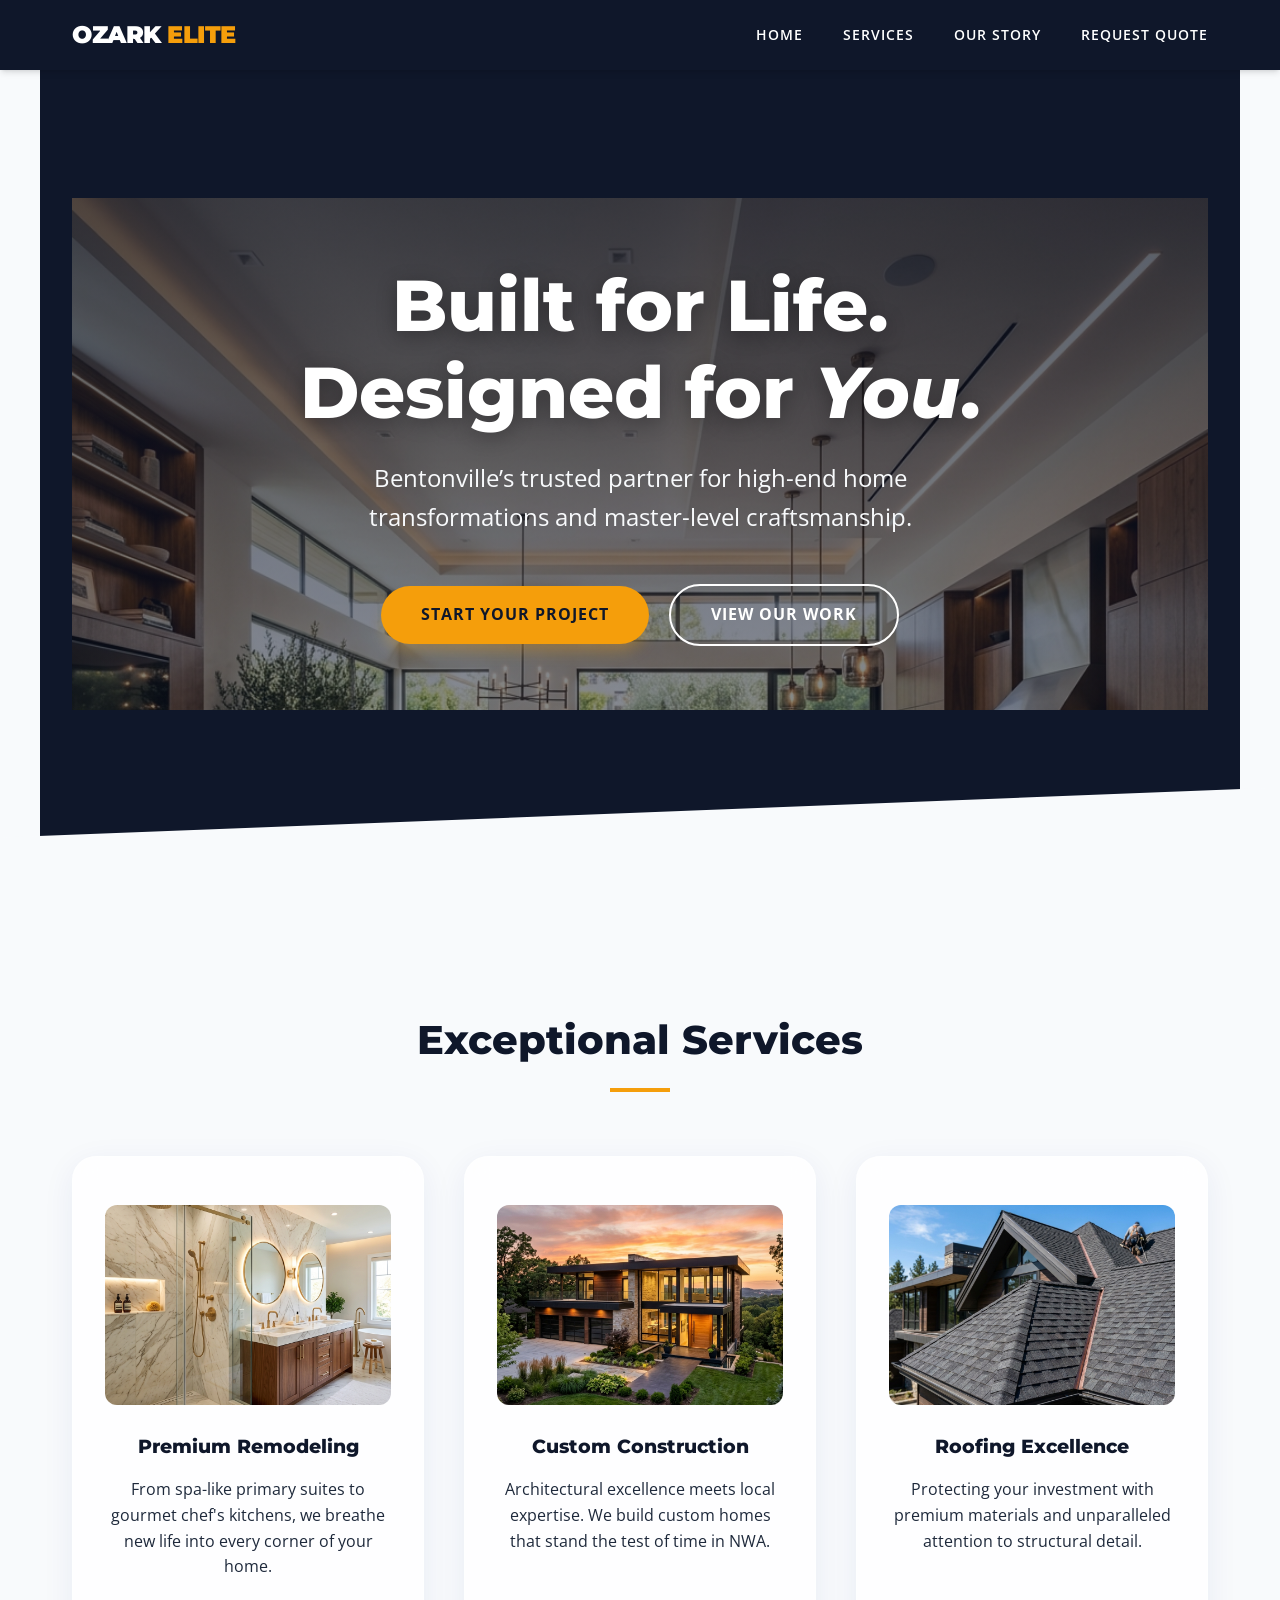
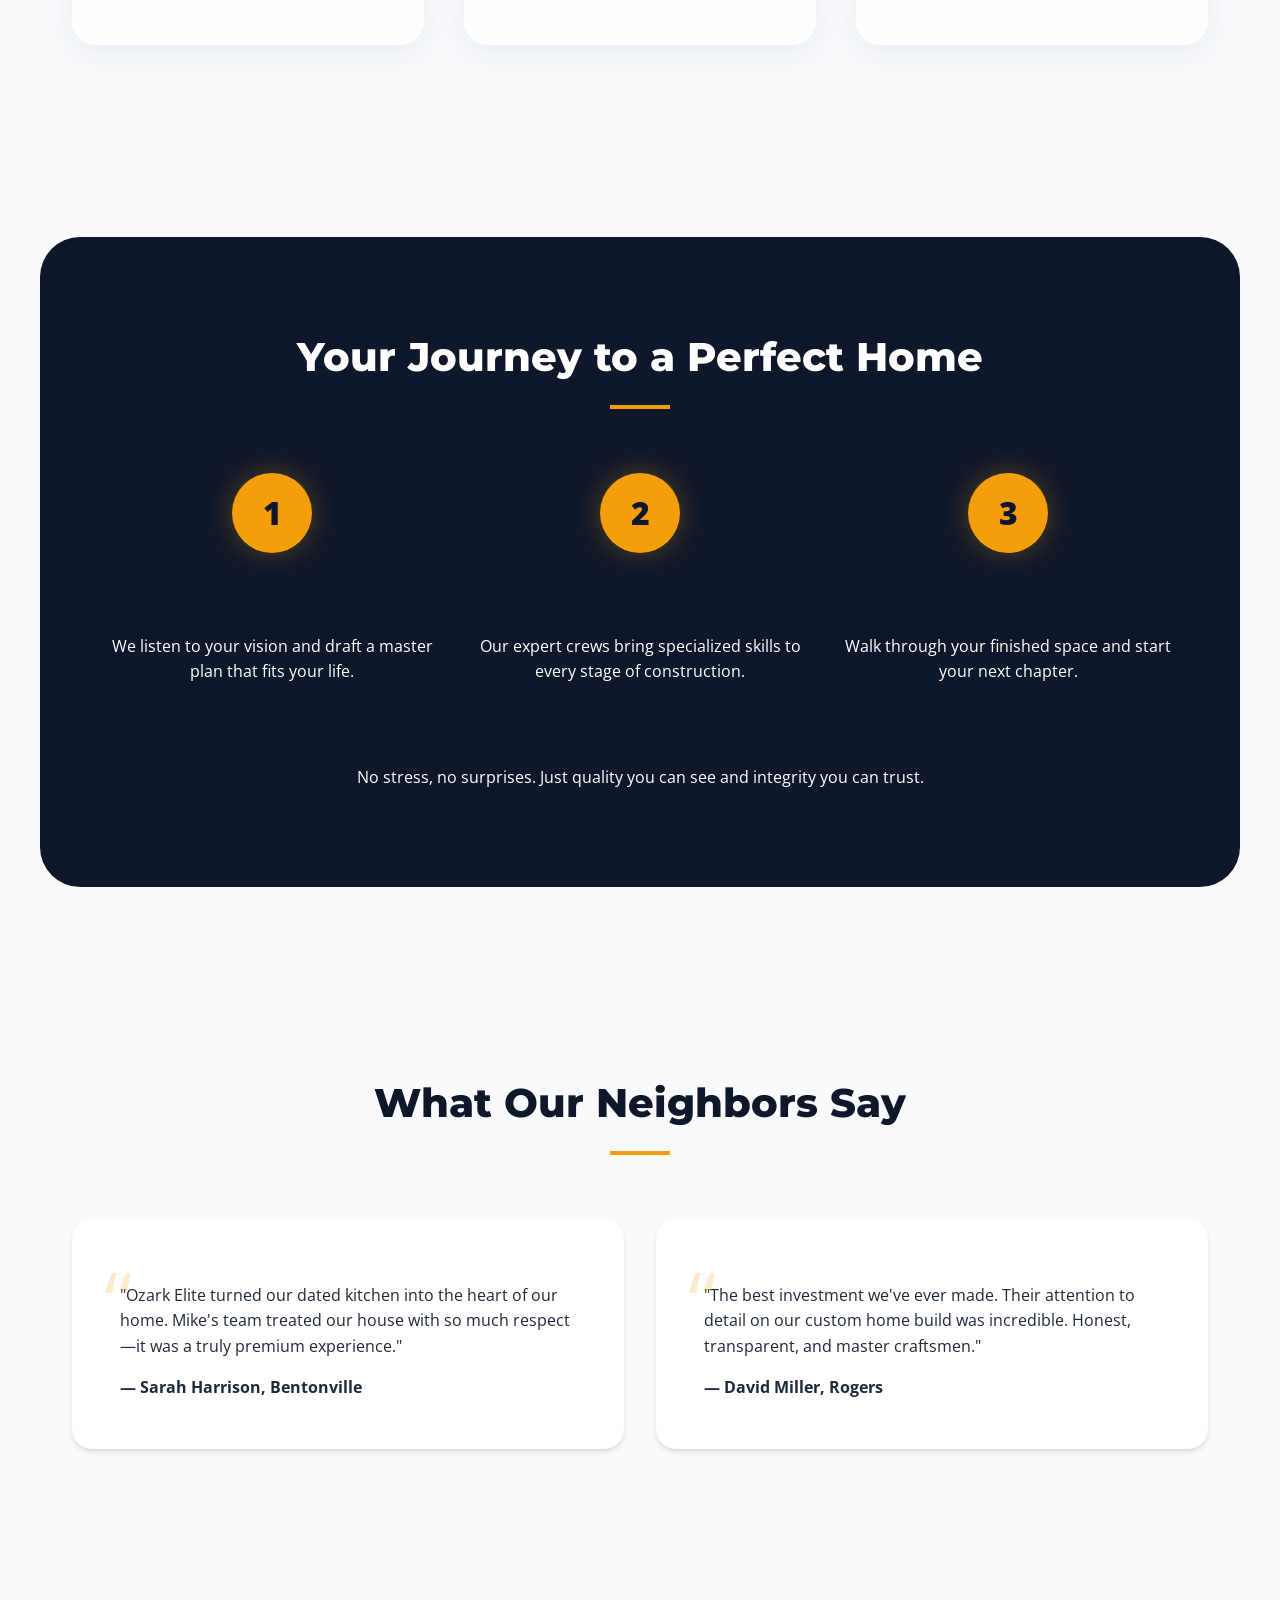
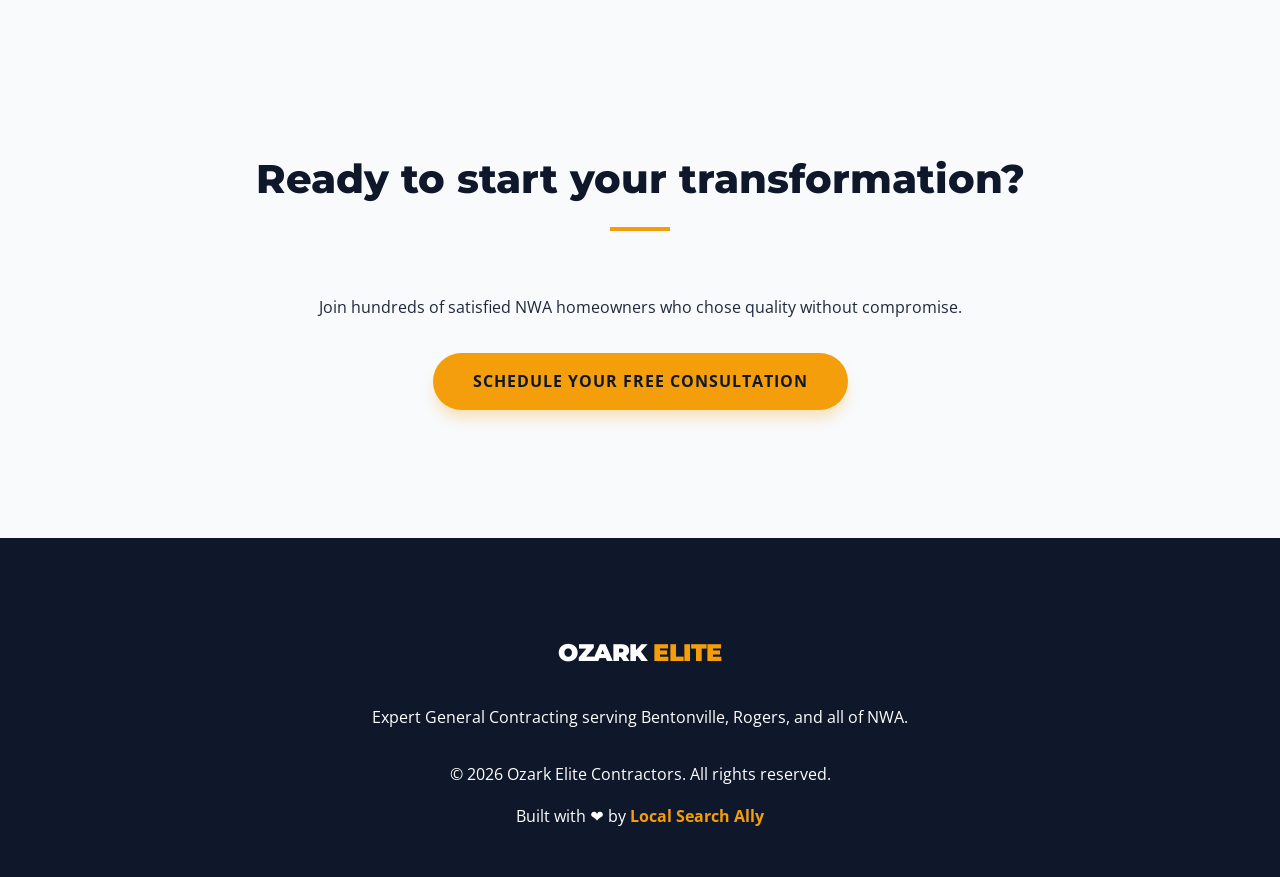
<file: index.html>
<!doctype html>
<html lang="en">
  <head>
    <meta charset="UTF-8" />
    <meta name="viewport" content="width=device-width, initial-scale=1.0" />
    <title>Ozark Elite Contractors | Premium General Contracting in Bentonville, AR</title>
    <meta
      name="description"
      content="Ozark Elite Contractors: Northwest Arkansas's premier choice for luxury remodeling, custom new construction, and high-end roofing. Experience quality craftsmanship in Bentonville."
    />
    <link
      href="https://fonts.googleapis.com/css2?family=Montserrat:wght@700;800;900&family=Open+Sans:wght@400;600&display=swap"
      rel="stylesheet"
    />
    <link rel="stylesheet" href="styles.css" />
    <script type="application/ld+json">
      {
        "@context": "https://schema.org",
        "@type": "LocalBusiness",
        "name": "Ozark Elite Contractors",
        "image": "assets/hero.png",
        "@id": "https://ozarkelitecontractors.com",
        "url": "https://ozarkelitecontractors.com",
        "telephone": "+1-479-555-0198",
        "address": {
          "@type": "PostalAddress",
          "streetAddress": "123 Main St",
          "addressLocality": "Bentonville",
          "addressRegion": "AR",
          "postalCode": "72712",
          "addressCountry": "US"
        },
        "geo": {
          "@type": "GeoCoordinates",
          "latitude": 36.3729,
          "longitude": -94.2088
        },
        "openingHoursSpecification": [
          {
            "@type": "OpeningHoursSpecification",
            "dayOfWeek": ["Monday", "Tuesday", "Wednesday", "Thursday", "Friday"],
            "opens": "08:00",
            "closes": "17:00"
          }
        ]
      }
    </script>
  </head>
  <body>
    <header role="banner">
      <nav role="navigation" aria-label="Main navigation">
        <div class="logo">Ozark <span>Elite</span></div>
        <ul role="menubar" aria-label="Main navigation">
          <li><a href="index.html" aria-current="page">Home</a></li>
          <li><a href="services.html">Services</a></li>
          <li><a href="about.html">Our Story</a></li>
          <li><a href="contact.html">Request Quote</a></li>
        </ul>
      </nav>
    </header>

    <main role="main">
      <section class="hero" aria-label="Hero section">
        <div class="hero-bg" style="background-image: linear-gradient(to bottom, rgba(15, 23, 42, 0.7), rgba(15, 23, 42, 0.5)), url('assets/hero.png');">
          <h1>Built for Life. <br>Designed for <i>You</i>.</h1>
          <div class="hero-sub">Bentonville’s trusted partner for high-end home transformations and master-level craftsmanship.</div>
          <div class="hero-actions">
            <a href="contact.html" class="cta" aria-label="Request a Consultation">Start Your Project</a>
            <a href="services.html" class="cta-secondary">View Our Work</a>
          </div>
        </div>
      </section>

      <div class="divider divider-angled"></div>

      <section class="services-overview" aria-label="Our Services">
        <h2 class="reveal">Exceptional Services</h2>
        <div class="service-cards">
          <div class="service-card reveal" tabindex="0">
            <img src="assets/remodeling.png" alt="Luxury Bathroom Remodeling" loading="lazy" />
            <h3>Premium Remodeling</h3>
            <p>From spa-like primary suites to gourmet chef's kitchens, we breathe new life into every corner of your home.</p>
          </div>
          <div class="service-card reveal" tabindex="0">
            <img src="assets/new-construction.png" alt="Custom Modern Home Construction" loading="lazy" />
            <h3>Custom Construction</h3>
            <p>Architectural excellence meets local expertise. We build custom homes that stand the test of time in NWA.</p>
          </div>
          <div class="service-card reveal" tabindex="0">
            <img src="assets/roofing.png" alt="High-End Residential Roofing" loading="lazy" />
            <h3>Roofing Excellence</h3>
            <p>Protecting your investment with premium materials and unparalleled attention to structural detail.</p>
          </div>
        </div>
      </section>

      <section class="storybrand reveal" aria-label="Our Process">
        <h2>Your Journey to a Perfect Home</h2>
        <div class="steps">
          <div class="step">
            <span>1</span>
            <h3>Consult</h3>
            <p>We listen to your vision and draft a master plan that fits your life.</p>
          </div>
          <div class="step">
            <span>2</span>
            <h3>Build</h3>
            <p>Our expert crews bring specialized skills to every stage of construction.</p>
          </div>
          <div class="step">
            <span>3</span>
            <h3>Enjoy</h3>
            <p>Walk through your finished space and start your next chapter.</p>
          </div>
        </div>
        <p style="max-width: 600px; margin: 2rem auto 0;">No stress, no surprises. Just quality you can see and integrity you can trust.</p>
      </section>

      <section class="reviews reveal" aria-label="Client Success Stories">
        <h2>What Our Neighbors Say</h2>
        <div class="review-cards">
          <div class="review-card">
            <p>"Ozark Elite turned our dated kitchen into the heart of our home. Mike's team treated our house with so much respect—it was a truly premium experience."</p>
            <span style="font-weight: 700;">— Sarah Harrison, Bentonville</span>
          </div>
          <div class="review-card">
            <p>"The best investment we've ever made. Their attention to detail on our custom home build was incredible. Honest, transparent, and master craftsmen."</p>
            <span style="font-weight: 700;">— David Miller, Rogers</span>
          </div>
        </div>
      </section>

      <div class="divider divider-wave"></div>

      <section class="cta-section reveal" style="text-align: center;">
        <h2>Ready to start your transformation?</h2>
        <p style="margin-bottom: 2rem;">Join hundreds of satisfied NWA homeowners who chose quality without compromise.</p>
        <a href="contact.html" class="cta">Schedule Your Free Consultation</a>
      </section>
    </main>

    <footer>
      <div class="footer-content">
        <div class="logo">Ozark <span>Elite</span></div>
        <p>Expert General Contracting serving Bentonville, Rogers, and all of NWA.</p>
        <div class="footer-copy">
          <span>&copy; 2026 Ozark Elite Contractors. All rights reserved.</span>
          <p>Built with ❤️ by <a href="https://localsearchally.com">Local Search <span>Ally</span></a></p>
        </div>
      </div>
    </footer>

    <script src="main.js"></script>
  </body>
</html>
 </body>
</html>
</file>
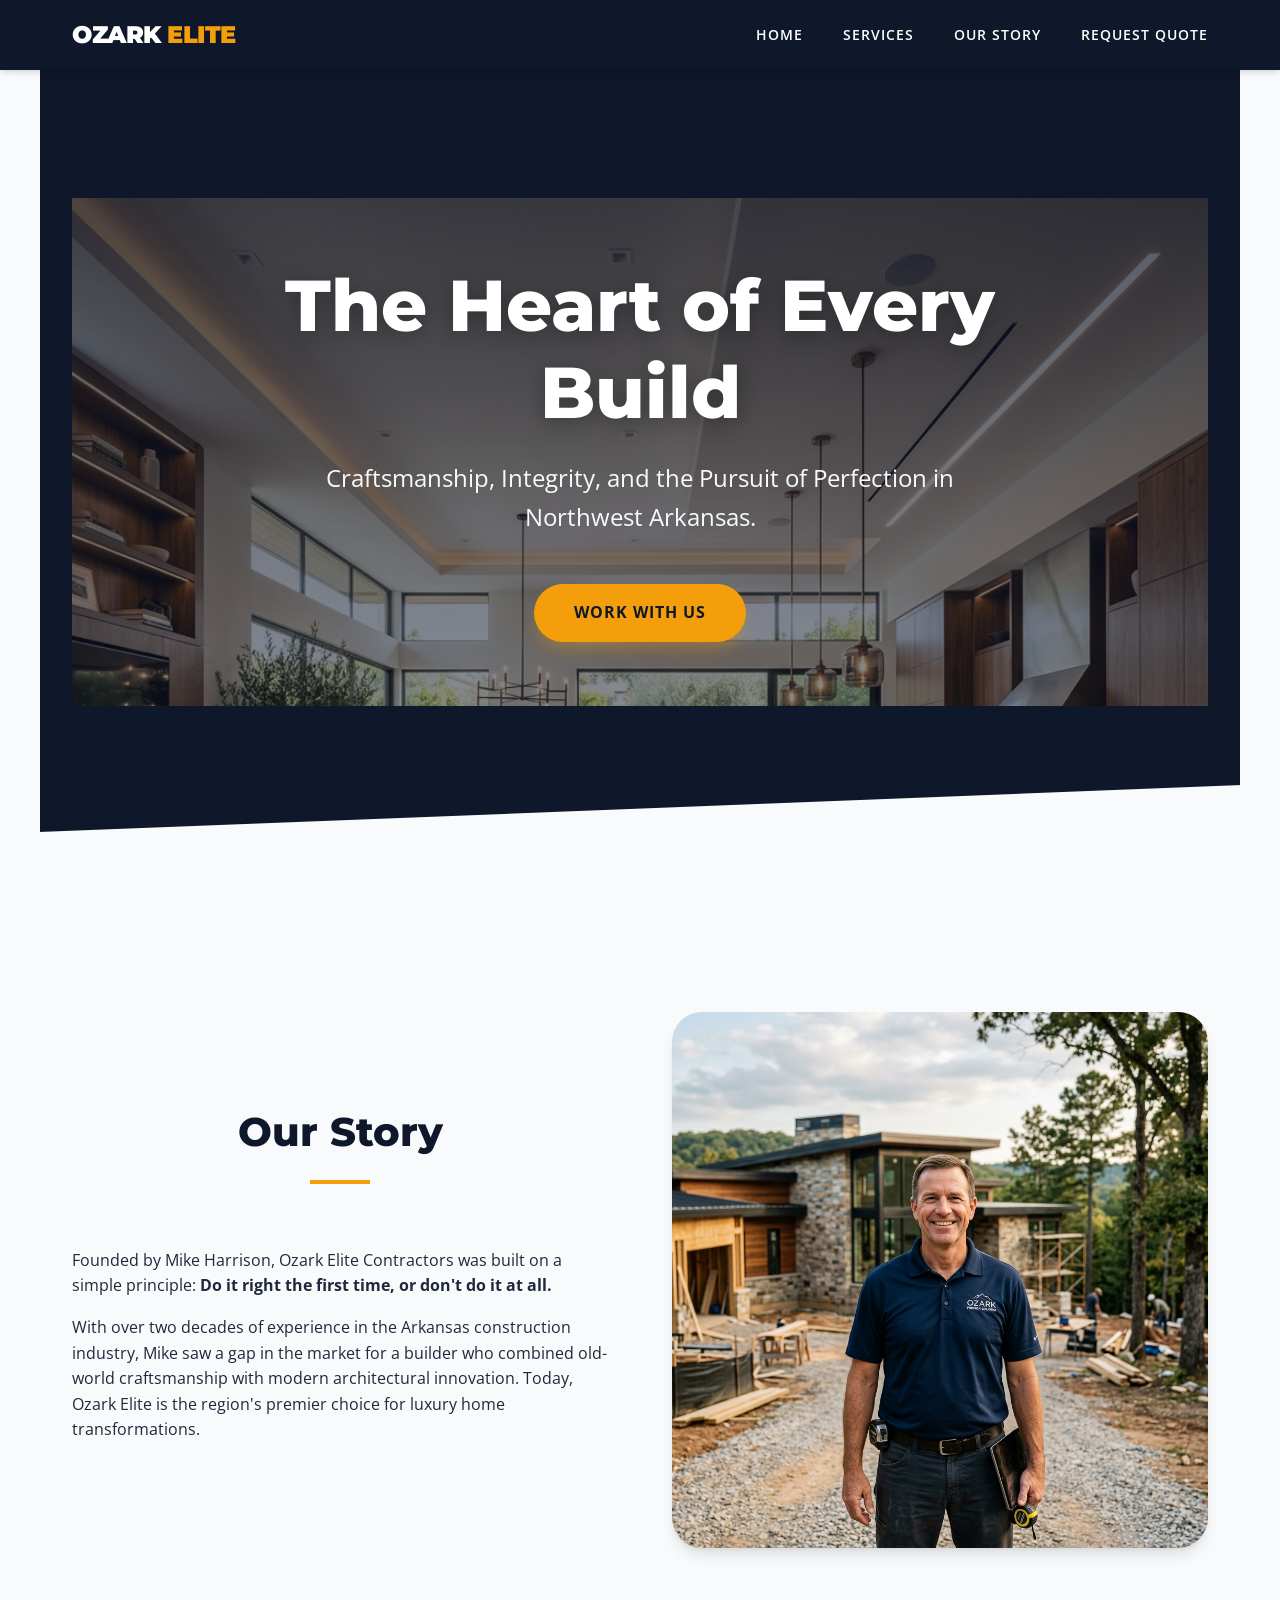
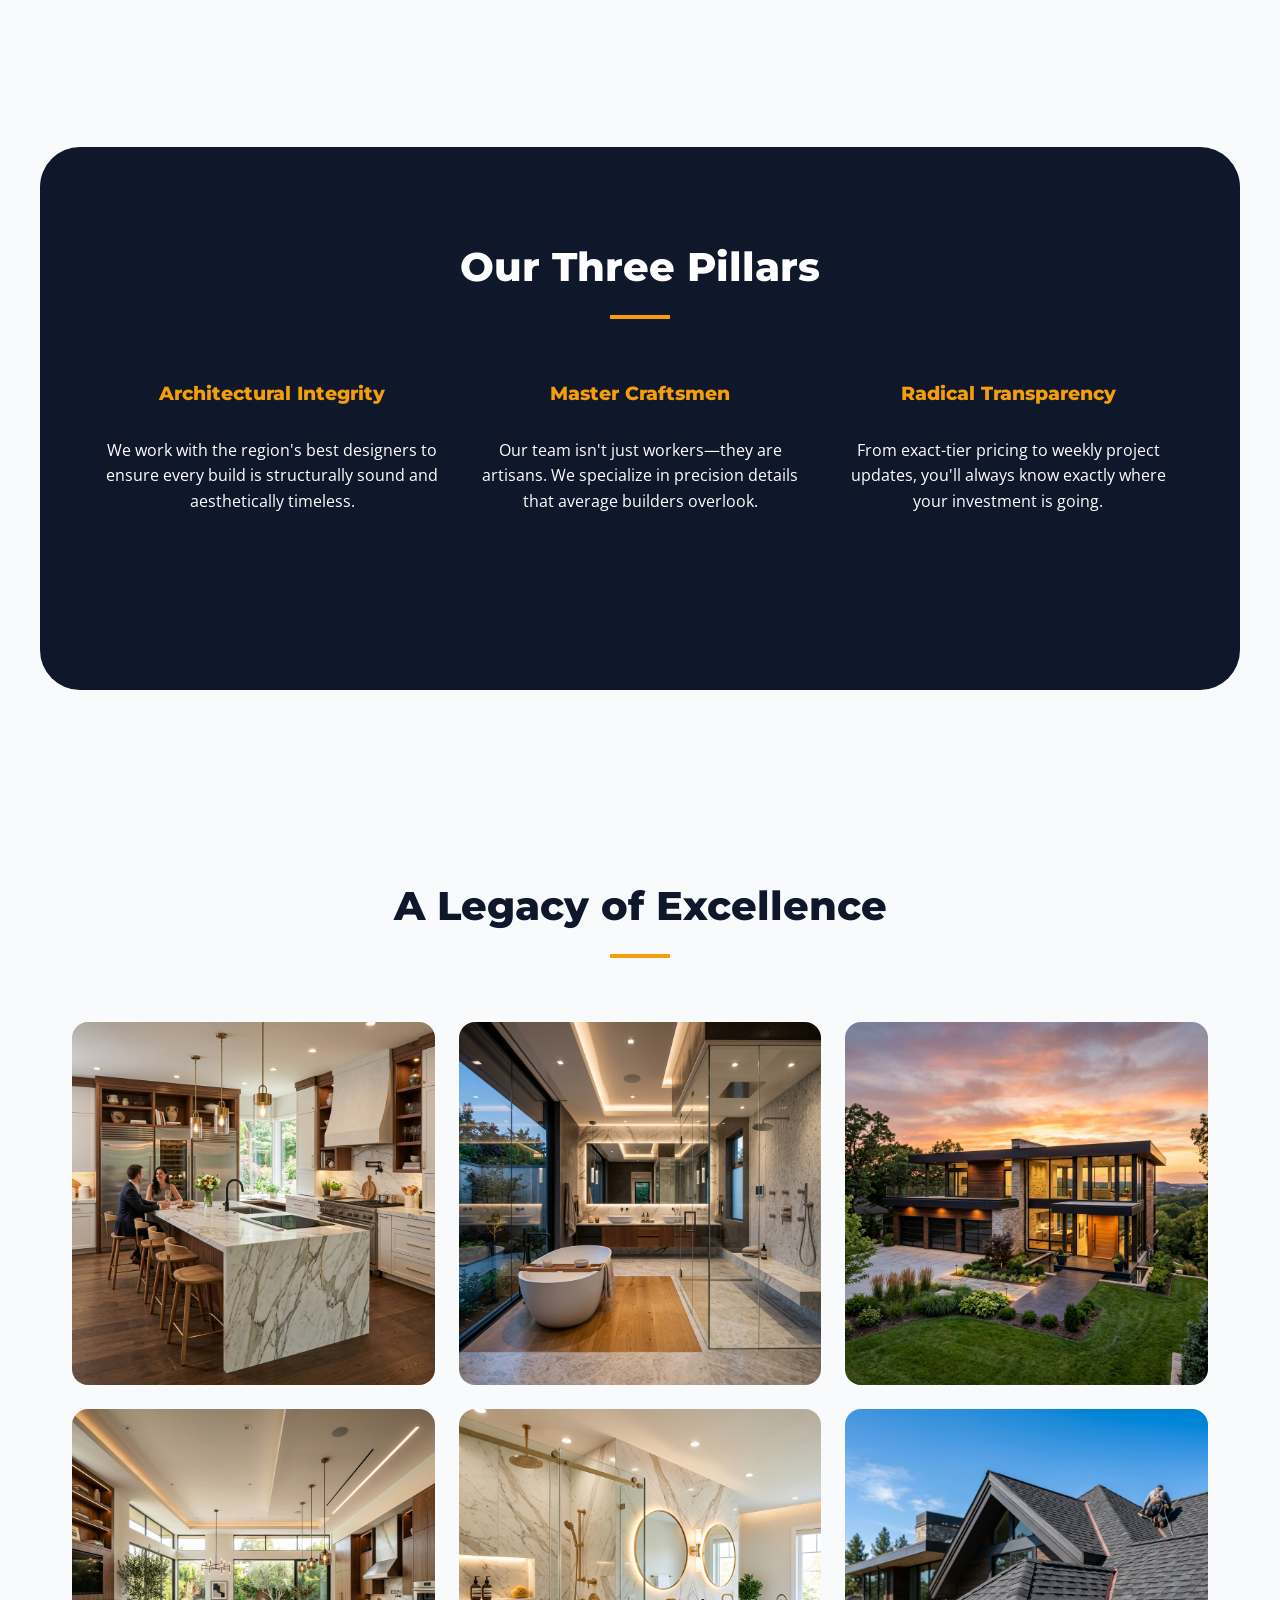
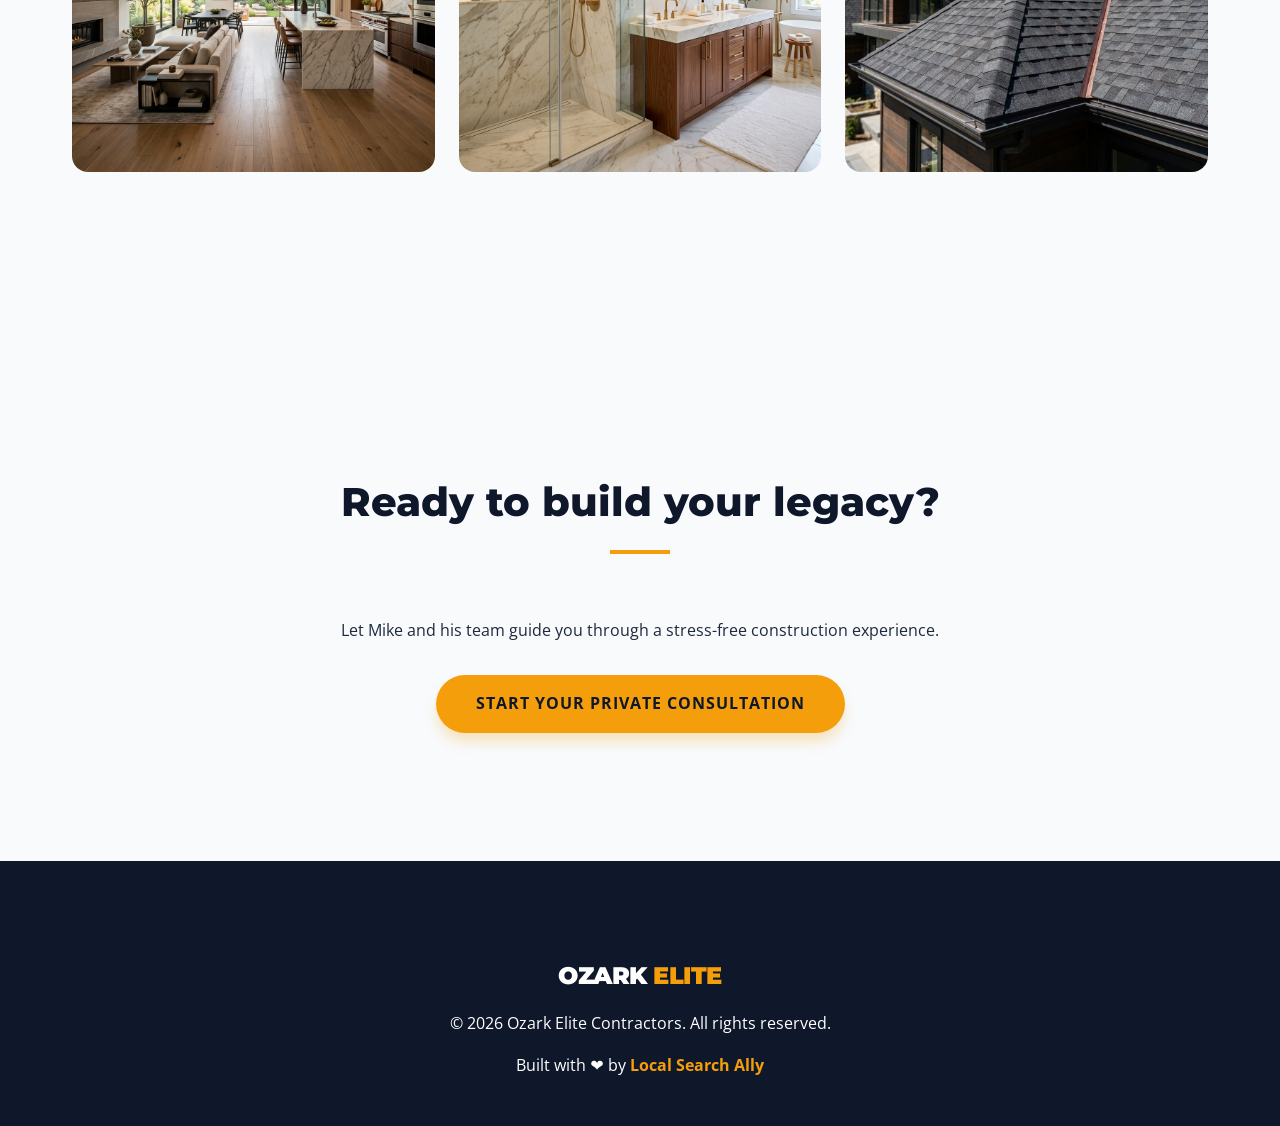
<file: about.html>
<!doctype html>
<html lang="en">
  <head>
    <meta charset="UTF-8" />
    <meta name="viewport" content="width=device-width, initial-scale=1.0" />
    <title>Our Story | Ozark Elite Contractors | Northwest Arkansas's Master Builder</title>
    <meta
      name="description"
      content="Meet the artisans behind Ozark Elite Contractors. Founded by Mike Harrison, we are Bentonville's premier team for luxury remodeling and custom home construction."
    />
    <link
      href="https://fonts.googleapis.com/css2?family=Montserrat:wght@700;800;900&family=Open+Sans:wght@400;600&display=swap"
      rel="stylesheet"
    />
    <link rel="stylesheet" href="styles.css" />
    <script type="application/ld+json">
      {
        "@context": "https://schema.org",
        "@type": "AboutPage",
        "description": "Ozark Elite Contractors specializes in premium remodeling and new construction in Bentonville, AR."
      }
    </script>
  </head>
  <body>
    <header role="banner">
      <nav role="navigation" aria-label="Main navigation">
        <div class="logo">Ozark <span>Elite</span></div>
        <ul role="menubar" aria-label="Main navigation">
          <li><a href="index.html">Home</a></li>
          <li><a href="services.html">Services</a></li>
          <li><a href="about.html" aria-current="page">Our Story</a></li>
          <li><a href="contact.html">Request Quote</a></li>
        </ul>
      </nav>
    </header>

    <main role="main">
      <section class="hero" aria-label="Hero section">
        <div class="hero-bg" style="background-image: linear-gradient(to bottom, rgba(15, 23, 42, 0.7), rgba(15, 23, 42, 0.5)), url('assets/hero.png');">
          <h1>The Heart of Every Build</h1>
          <div class="hero-sub">Craftsmanship, Integrity, and the Pursuit of Perfection in Northwest Arkansas.</div>
          <a href="contact.html" class="cta">Work with Us</a>
        </div>
      </section>

      <div class="divider divider-angled"></div>

      <section class="our-story" aria-label="Our Story">
        <div style="display: grid; grid-template-columns: repeat(auto-fit, minmax(300px, 1fr)); gap: 4rem; align-items: center;">
          <div class="reveal">
            <h2>Our Story</h2>
            <p>Founded by Mike Harrison, Ozark Elite Contractors was built on a simple principle: <strong>Do it right the first time, or don't do it at all.</strong></p>
            <p>With over two decades of experience in the Arkansas construction industry, Mike saw a gap in the market for a builder who combined old-world craftsmanship with modern architectural innovation. Today, Ozark Elite is the region's premier choice for luxury home transformations.</p>
          </div>
          <div class="reveal">
            <img src="assets/mike.png" alt="Mike Harrison, Founder of Ozark Elite Contractors" style="width: 100%; border-radius: 30px; box-shadow: var(--shadow-lg);" />
          </div>
        </div>
      </section>

      <section class="storybrand reveal">
        <h2>Our Three Pillars</h2>
        <div class="steps">
          <div class="step">
            <h3 style="color: var(--accent); margin-bottom: 1rem;">Architectural Integrity</h3>
            <p>We work with the region's best designers to ensure every build is structurally sound and aesthetically timeless.</p>
          </div>
          <div class="step">
            <h3 style="color: var(--accent); margin-bottom: 1rem;">Master Craftsmen</h3>
            <p>Our team isn't just workers—they are artisans. We specialize in precision details that average builders overlook.</p>
          </div>
          <div class="step">
            <h3 style="color: var(--accent); margin-bottom: 1rem;">Radical Transparency</h3>
            <p>From exact-tier pricing to weekly project updates, you'll always know exactly where your investment is going.</p>
          </div>
        </div>
      </section>

      <section class="gallery" id="gallery" aria-label="Project Gallery">
        <h2 class="reveal">A Legacy of Excellence</h2>
        <div class="gallery-grid">
          <div class="gallery-img reveal"><img src="assets/gallery1.png" alt="Luxury Master Kitchen Remodel" /></div>
          <div class="gallery-img reveal"><img src="assets/gallery2.png" alt="High-End Spa Bathroom" /></div>
          <div class="gallery-img reveal"><img src="assets/gallery3.png" alt="Modern NWA Home Exterior" /></div>
          <div class="gallery-img reveal"><img src="assets/gallery4.png" alt="Custom Architectural Lighting" /></div>
          <div class="gallery-img reveal"><img src="assets/gallery5.png" alt="Outdoor Living Space" /></div>
          <div class="gallery-img reveal"><img src="assets/gallery6.png" alt="Premium Roofing Solution" /></div>
        </div>
      </section>

      <div class="divider divider-wave"></div>

      <section class="cta-section reveal" style="text-align: center;">
        <h2>Ready to build your legacy?</h2>
        <p style="margin-bottom: 2rem;">Let Mike and his team guide you through a stress-free construction experience.</p>
        <a href="contact.html" class="cta">Start Your Private Consultation</a>
      </section>
    </main>

    <footer>
      <div class="footer-content">
        <div class="logo">Ozark <span>Elite</span></div>
        <div class="footer-copy">
          <span>&copy; 2026 Ozark Elite Contractors. All rights reserved.</span>
          <p>Built with ❤️ by <a href="https://localsearchally.com">Local Search <span>Ally</span></a></p>
        </div>
      </div>
    </footer>

    <script src="main.js"></script>
  </body>
</html>
</file>
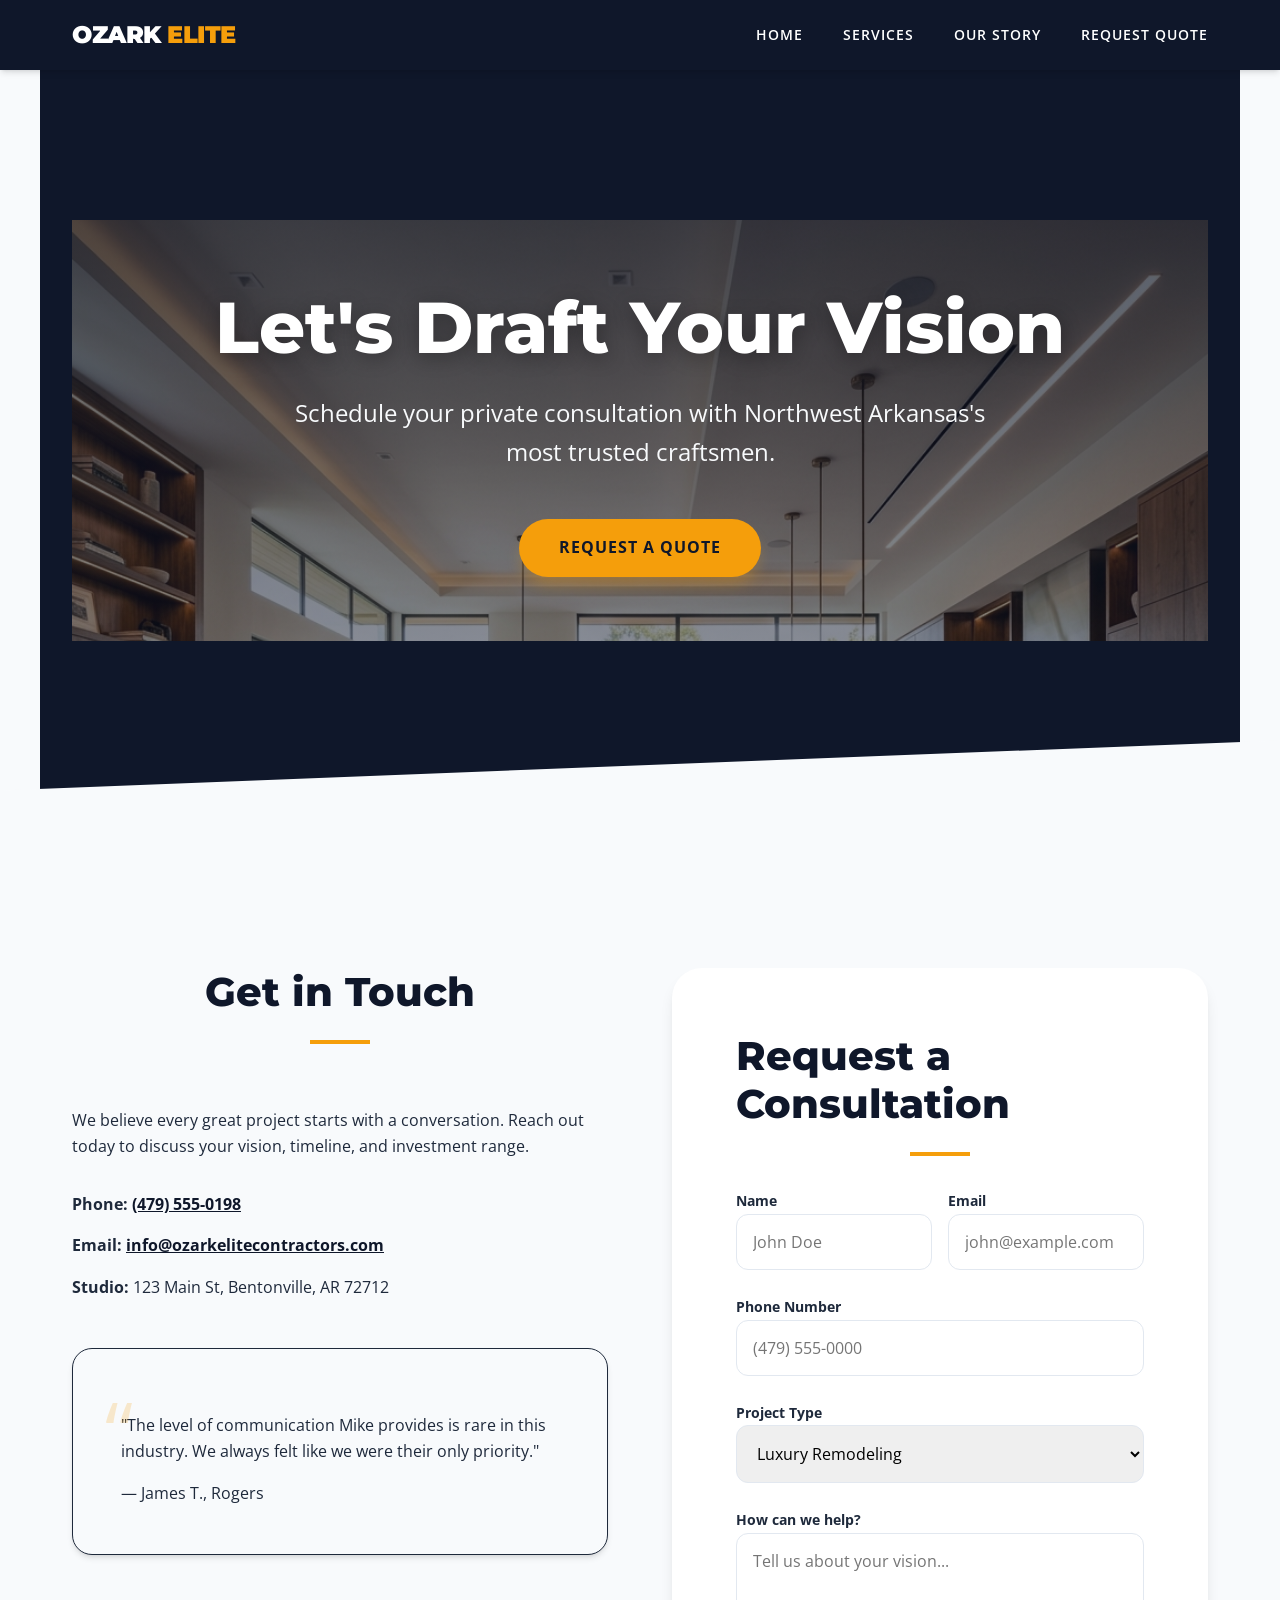
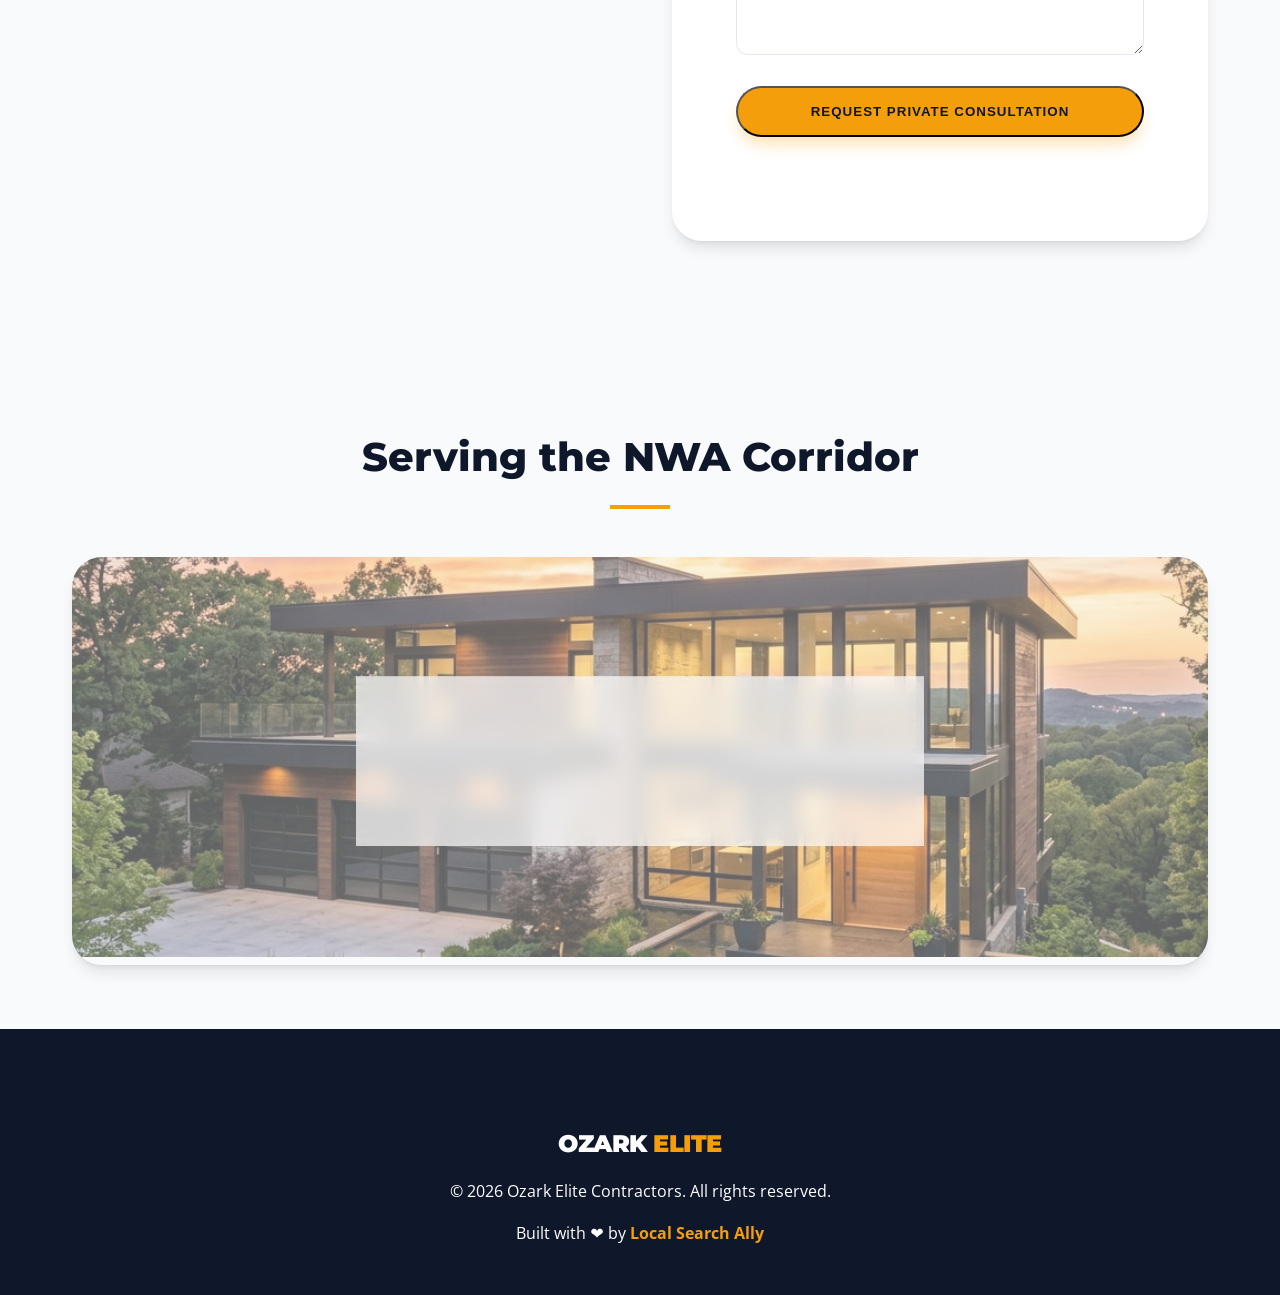
<file: contact.html>
<!doctype html>
<html lang="en">
  <head>
    <meta charset="UTF-8" />
    <meta name="viewport" content="width=device-width, initial-scale=1.0" />
    <title>Contact Us | Ozark Elite Contractors | Bentonville's Premier Builder</title>
    <meta
      name="description"
      content="Ready to start your premium home project? Contact Ozark Elite Contractors in Bentonville for a private consultation. Experience transparency and quality."
    />
    <link
      href="https://fonts.googleapis.com/css2?family=Montserrat:wght@700;800;900&family=Open+Sans:wght@400;600&display=swap"
      rel="stylesheet"
    />
    <link rel="stylesheet" href="styles.css" />
    <script type="application/ld+json">
      {
        "@context": "https://schema.org",
        "@type": "ContactPoint",
        "telephone": "+1-479-555-0198",
        "contactType": "customer service",
        "areaServed": "US",
        "availableLanguage": ["English"]
      }
    </script>
  </head>
  <body>
    <header role="banner">
      <nav role="navigation" aria-label="Main navigation">
        <div class="logo">Ozark <span>Elite</span></div>
        <ul role="menubar" aria-label="Main navigation">
          <li><a href="index.html">Home</a></li>
          <li><a href="services.html">Services</a></li>
          <li><a href="about.html">Our Story</a></li>
          <li><a href="contact.html" aria-current="page">Request Quote</a></li>
        </ul>
      </nav>
    </header>

    <main role="main">
      <section class="hero" aria-label="Hero section">
        <div class="hero-bg" style="background-image: linear-gradient(to bottom, rgba(15, 23, 42, 0.7), rgba(15, 23, 42, 0.5)), url('assets/hero.png');">
          <h1>Let's Draft Your Vision</h1>
          <div class="hero-sub">Schedule your private consultation with Northwest Arkansas's most trusted craftsmen.</div>
          <a href="#contact-form" class="cta">Request a Quote</a>
        </div>
      </section>

      <div class="divider divider-angled"></div>

      <section class="contact-container" style="display: grid; grid-template-columns: repeat(auto-fit, minmax(350px, 1fr)); gap: 4rem;">
        <div class="reveal">
          <h2>Get in Touch</h2>
          <p>We believe every great project starts with a conversation. Reach out today to discuss your vision, timeline, and investment range.</p>
          
          <div style="margin-top: 2rem;">
            <p><strong>Phone:</strong> <a href="tel:4795550198" style="color: var(--primary); font-weight: 700;">(479) 555-0198</a></p>
            <p><strong>Email:</strong> <a href="mailto:info@ozarkelitecontractors.com" style="color: var(--primary); font-weight: 700;">info@ozarkelitecontractors.com</a></p>
            <p><strong>Studio:</strong> 123 Main St, Bentonville, AR 72712</p>
          </div>

          <div class="review-card" style="margin-top: 3rem; background: var(--background); border: 1px solid var(--primary-light);">
             <p>"The level of communication Mike provides is rare in this industry. We always felt like we were their only priority."</p>
             <span>— James T., Rogers</span>
          </div>
        </div>

        <div class="contact-form reveal" id="contact-form">
          <h2 style="text-align: left; margin-bottom: 2rem;">Request a Consultation</h2>
          <form action="#" method="post" aria-describedby="form-status" novalidate>
            <div style="display: grid; grid-template-columns: 1fr 1fr; gap: 1rem;">
              <div>
                <label for="name">Name</label>
                <input type="text" id="name" name="name" placeholder="John Doe" required />
              </div>
              <div>
                <label for="email">Email</label>
                <input type="email" id="email" name="email" placeholder="john@example.com" required />
              </div>
            </div>
            
            <div>
              <label for="phone">Phone Number</label>
              <input type="tel" id="phone" name="phone" placeholder="(479) 555-0000" />
            </div>

            <div>
              <label for="service">Project Type</label>
              <select id="service" name="service">
                <option value="remodeling">Luxury Remodeling</option>
                <option value="new-construction">Custom New Construction</option>
                <option value="roofing">Premium Roofing</option>
                <option value="other">Other High-End Project</option>
              </select>
            </div>

            <div>
              <label for="message">How can we help?</label>
              <textarea id="message" name="message" rows="4" placeholder="Tell us about your vision..."></textarea>
            </div>

            <button type="submit" class="cta">Request Private Consultation</button>
            <div id="form-status" class="form-status" aria-live="polite" style="margin-top: 1rem; font-weight: 700;"></div>
          </form>
        </div>
      </section>

      <section class="map reveal" style="max-width: 1200px; margin: 4rem auto; padding: 0 2rem;">
        <h2 style="text-align: center; margin-bottom: 3rem;">Serving the NWA Corridor</h2>
        <div style="position: relative; border-radius: 30px; overflow: hidden; box-shadow: var(--shadow-lg);">
          <img src="assets/new-construction.png" alt="Service Area Map for Bentonville and NWA" style="width: 100%; height: 400px; object-fit: cover; opacity: 0.6;" />
          <div style="position: absolute; top: 50%; left: 50%; transform: translate(-50%, -50%); text-align: center; background: var(--glass); padding: 2rem; border-radius: 20px; backdrop-filter: blur(10px);">
             <h3 style="margin-bottom: 0.5rem; color: var(--primary);">Bentonville & Surroundings</h3>
             <p style="color: var(--primary);">Serving Bentonville, Rogers, Centerton, and the greater NWA region within 25 miles.</p>
          </div>
        </div>
      </section>
    </main>

    <footer>
      <div class="footer-content">
        <div class="logo">Ozark <span>Elite</span></div>
        <div class="footer-copy">
          <span>&copy; 2026 Ozark Elite Contractors. All rights reserved.</span>
          <p>Built with ❤️ by <a href="https://localsearchally.com">Local Search <span>Ally</span></a></p>
        </div>
      </div>
    </footer>

    <script src="main.js"></script>
  </body>
</html>
</file>
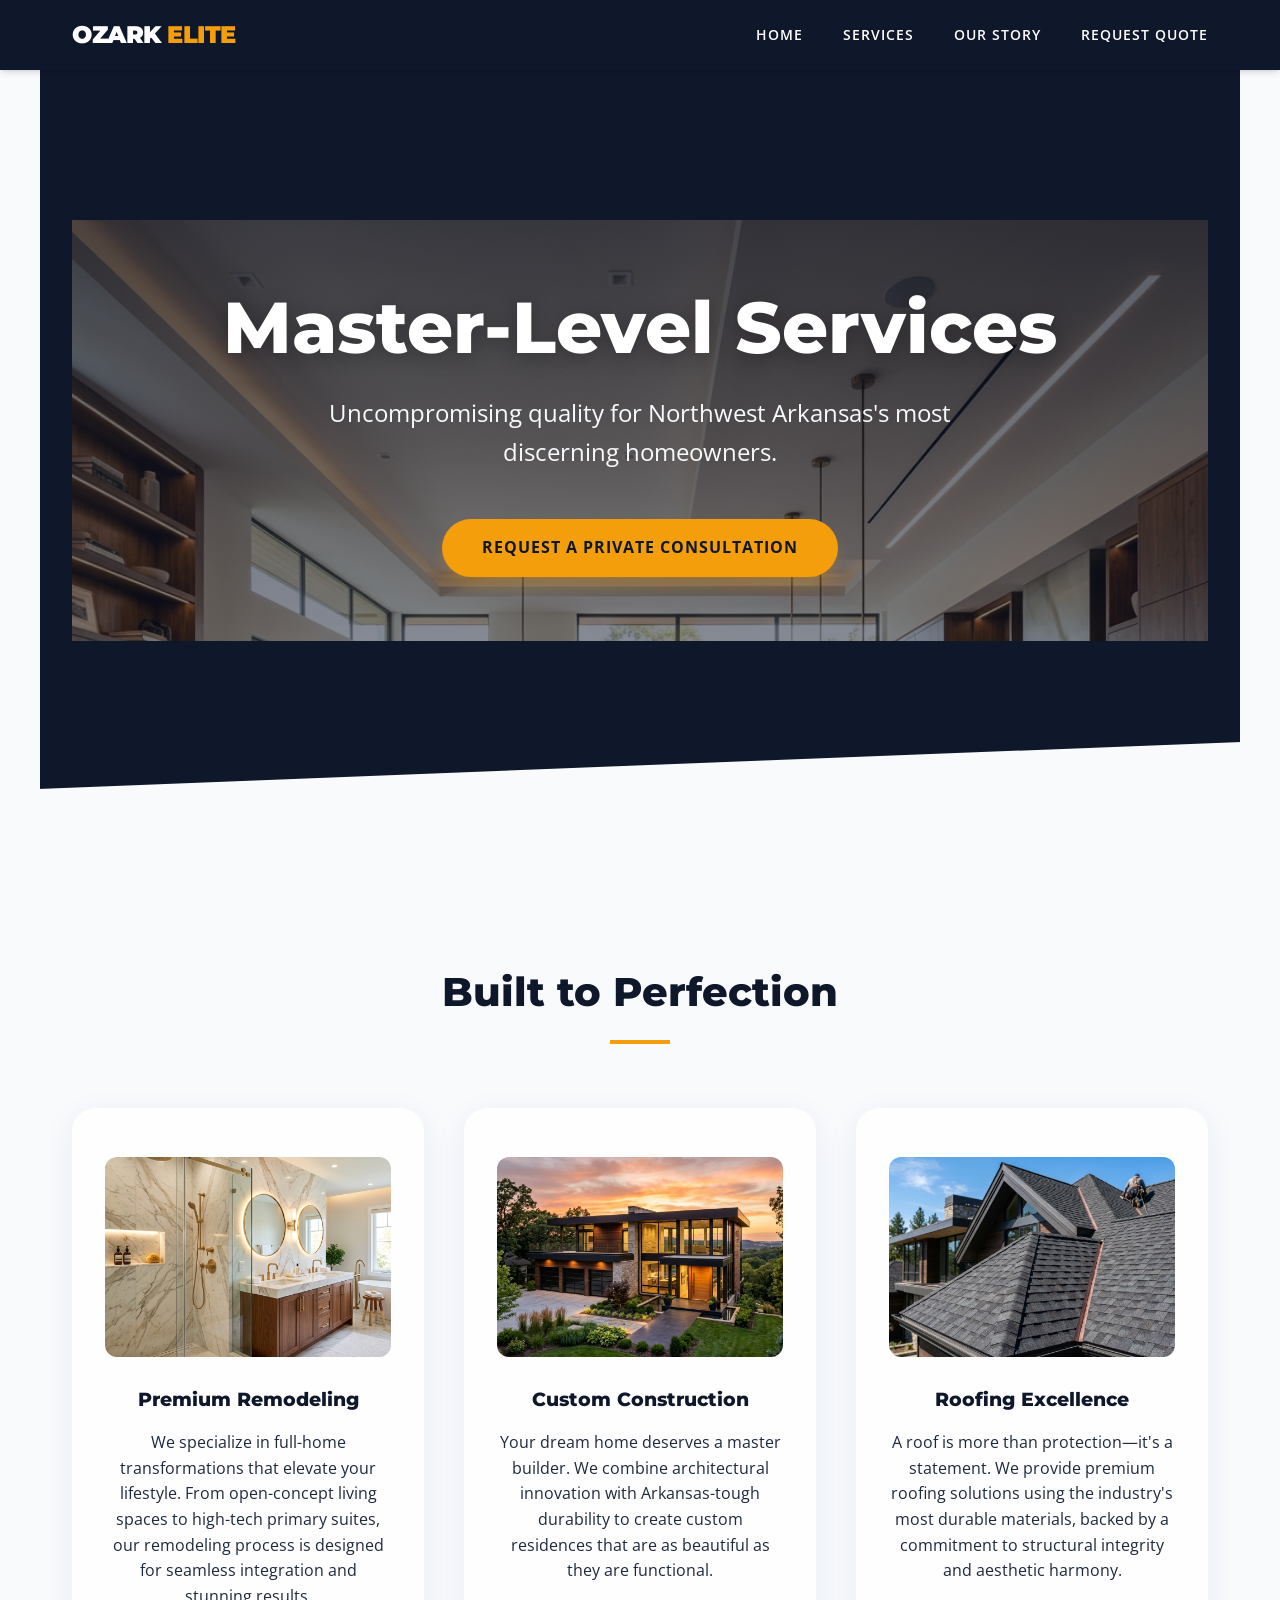
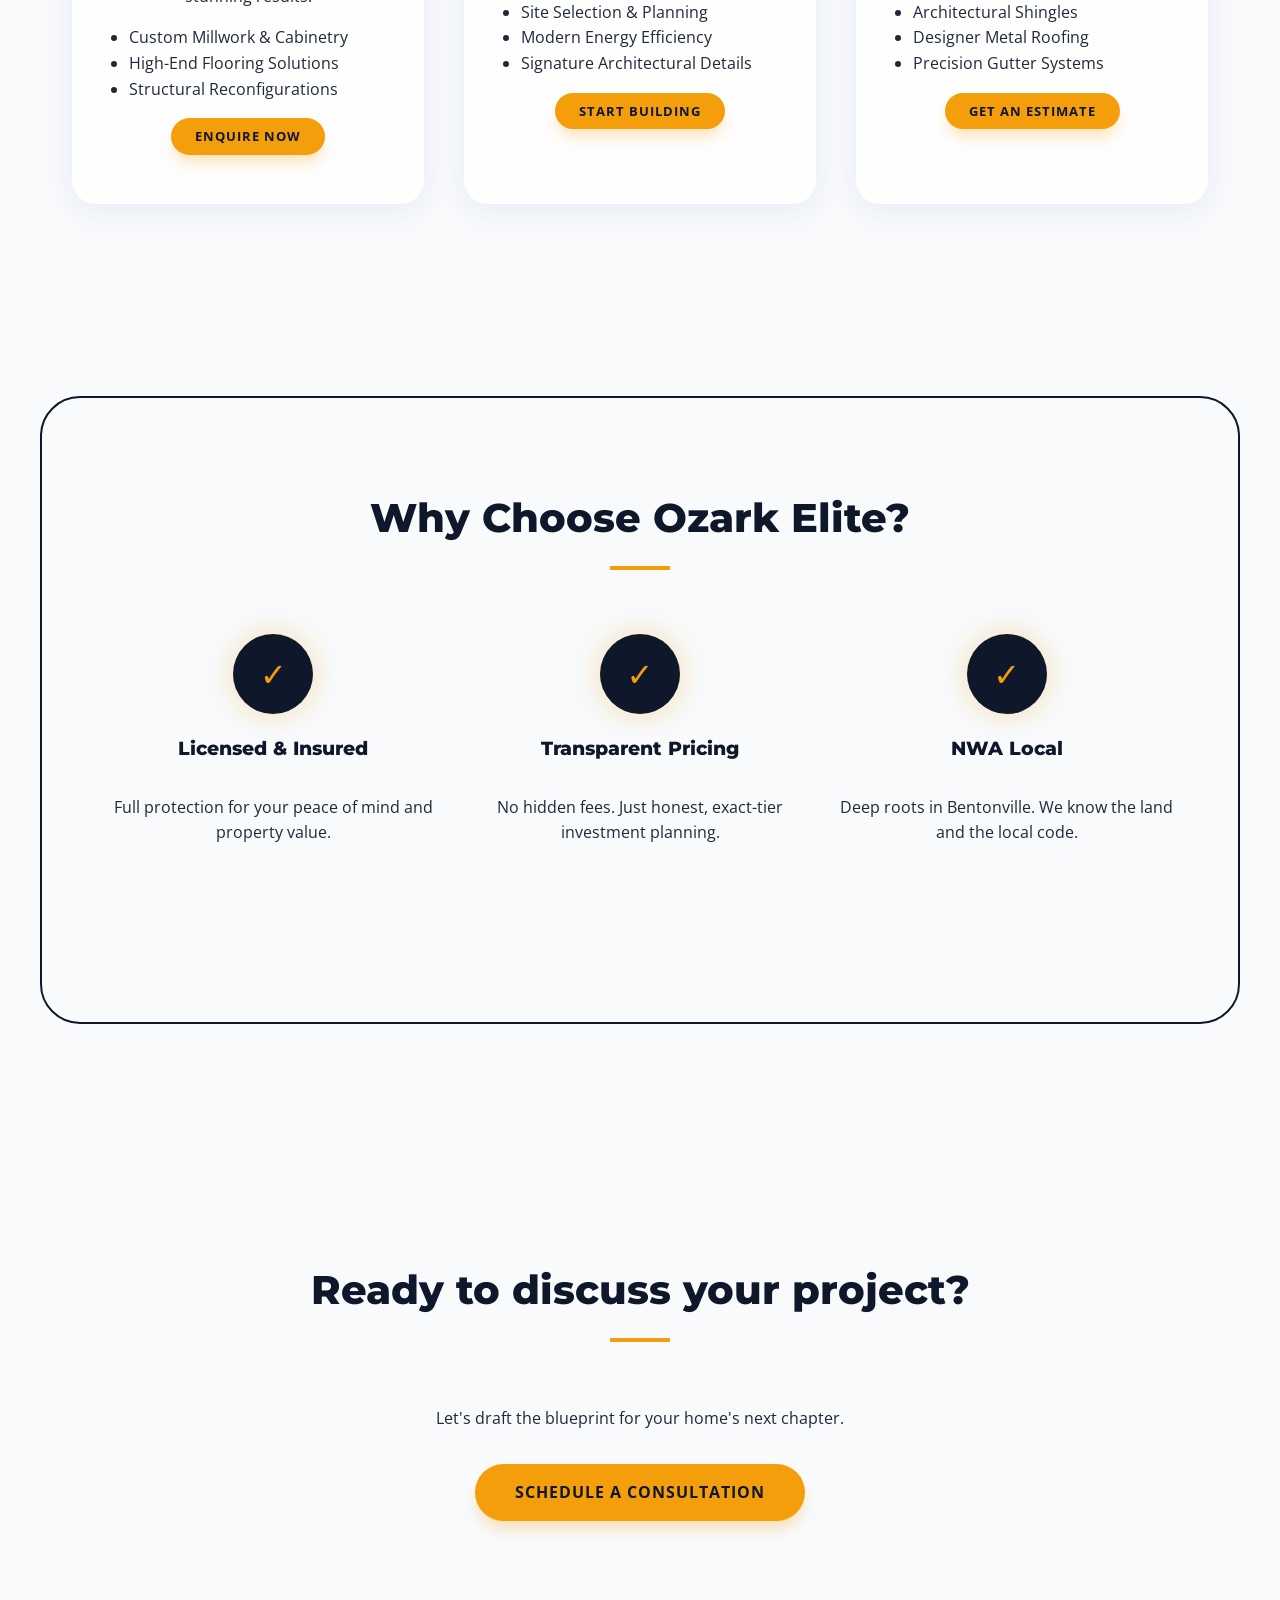
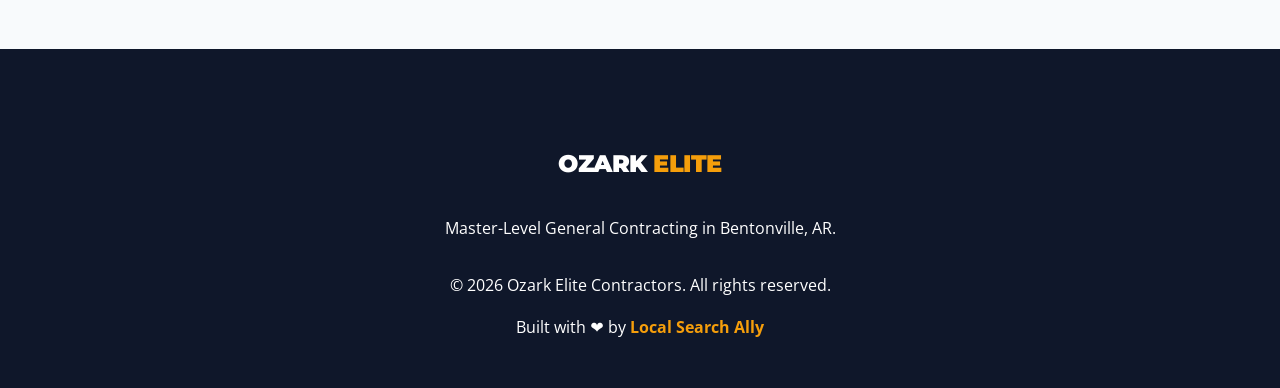
<file: services.html>
<!doctype html>
<html lang="en">
  <head>
    <meta charset="UTF-8" />
    <meta name="viewport" content="width=device-width, initial-scale=1.0" />
    <title>Our Services | Ozark Elite Contractors | Bentonville's Luxury Builder</title>
    <meta
      name="description"
      content="Explore our master-level contracting services: Luxury kitchen and bath remodeling, custom home building, and premium roofing solutions in Northwest Arkansas."
    />
    <link
      href="https://fonts.googleapis.com/css2?family=Montserrat:wght@700;800;900&family=Open+Sans:wght@400;600&display=swap"
      rel="stylesheet"
    />
    <link rel="stylesheet" href="styles.css" />
    <script type="application/ld+json">
      {
        "@context": "https://schema.org",
        "@type": "Service",
        "serviceType": [
          "Luxury Remodeling",
          "Custom New Construction",
          "Premium Roofing",
          "Gourmet Kitchens",
          "Spa Bathrooms",
          "Home Additions"
        ],
        "provider": {
          "@type": "LocalBusiness",
          "name": "Ozark Elite Contractors",
          "address": {
            "@type": "PostalAddress",
            "streetAddress": "123 Main St",
            "addressLocality": "Bentonville",
            "addressRegion": "AR",
            "postalCode": "72712",
            "addressCountry": "US"
          },
          "telephone": "+1-479-555-0198"
        }
      }
    </script>
  </head>
  <body>
    <header role="banner">
      <nav role="navigation" aria-label="Main navigation">
        <div class="logo">Ozark <span>Elite</span></div>
        <ul role="menubar" aria-label="Main navigation">
          <li><a href="index.html">Home</a></li>
          <li><a href="services.html" aria-current="page">Services</a></li>
          <li><a href="about.html">Our Story</a></li>
          <li><a href="contact.html">Request Quote</a></li>
        </ul>
      </nav>
    </header>

    <main role="main">
      <section class="hero" aria-label="Hero section">
        <div class="hero-bg" style="background-image: linear-gradient(to bottom, rgba(15, 23, 42, 0.7), rgba(15, 23, 42, 0.5)), url('assets/hero.png');">
          <h1>Master-Level Services</h1>
          <div class="hero-sub">Uncompromising quality for Northwest Arkansas's most discerning homeowners.</div>
          <a href="contact.html" class="cta">Request a Private Consultation</a>
        </div>
      </section>

      <div class="divider divider-angled"></div>

      <section class="service-details" aria-label="Detailed Service List">
        <h2 class="reveal">Built to Perfection</h2>
        
        <div class="service-cards">
          <!-- Remodeling -->
          <div class="service-card reveal">
            <img src="assets/remodeling.png" alt="Luxury Bathroom Remodel" />
            <h3>Premium Remodeling</h3>
            <p>We specialize in full-home transformations that elevate your lifestyle. From open-concept living spaces to high-tech primary suites, our remodeling process is designed for seamless integration and stunning results.</p>
            <ul style="text-align: left; margin: 1rem 0; padding-left: 1.5rem;">
              <li>Custom Millwork & Cabinetry</li>
              <li>High-End Flooring Solutions</li>
              <li>Structural Reconfigurations</li>
            </ul>
            <a href="contact.html" class="cta" style="padding: 0.5rem 1.5rem; font-size: 0.8rem;">Enquire Now</a>
          </div>

          <!-- New Construction -->
          <div class="service-card reveal">
            <img src="assets/new-construction.png" alt="Modern Luxury Home Exterior" />
            <h3>Custom Construction</h3>
            <p>Your dream home deserves a master builder. We combine architectural innovation with Arkansas-tough durability to create custom residences that are as beautiful as they are functional.</p>
            <ul style="text-align: left; margin: 1rem 0; padding-left: 1.5rem;">
              <li>Site Selection & Planning</li>
              <li>Modern Energy Efficiency</li>
              <li>Signature Architectural Details</li>
            </ul>
            <a href="contact.html" class="cta" style="padding: 0.5rem 1.5rem; font-size: 0.8rem;">Start Building</a>
          </div>

          <!-- Roofing -->
          <div class="service-card reveal">
            <img src="assets/roofing.png" alt="High-End Roofing Detail" />
            <h3>Roofing Excellence</h3>
            <p>A roof is more than protection—it's a statement. We provide premium roofing solutions using the industry's most durable materials, backed by a commitment to structural integrity and aesthetic harmony.</p>
            <ul style="text-align: left; margin: 1rem 0; padding-left: 1.5rem;">
              <li>Architectural Shingles</li>
              <li>Designer Metal Roofing</li>
              <li>Precision Gutter Systems</li>
            </ul>
            <a href="contact.html" class="cta" style="padding: 0.5rem 1.5rem; font-size: 0.8rem;">Get an Estimate</a>
          </div>
        </div>
      </section>

      <section class="storybrand reveal" style="background: var(--background); color: var(--text); border: 2px solid var(--primary);">
        <h2 style="color: var(--primary);">Why Choose Ozark Elite?</h2>
        <div class="steps">
          <div class="step">
            <span style="background: var(--primary); color: var(--accent);">✓</span>
            <h3 style="color: var(--primary);">Licensed & Insured</h3>
            <p>Full protection for your peace of mind and property value.</p>
          </div>
          <div class="step">
            <span style="background: var(--primary); color: var(--accent);">✓</span>
            <h3 style="color: var(--primary);">Transparent Pricing</h3>
            <p>No hidden fees. Just honest, exact-tier investment planning.</p>
          </div>
          <div class="step">
            <span style="background: var(--primary); color: var(--accent);">✓</span>
            <h3 style="color: var(--primary);">NWA Local</h3>
            <p>Deep roots in Bentonville. We know the land and the local code.</p>
          </div>
        </div>
      </section>

      <div class="divider divider-wave"></div>

      <section class="cta-section reveal" style="text-align: center;">
        <h2>Ready to discuss your project?</h2>
        <p style="margin-bottom: 2rem;">Let's draft the blueprint for your home's next chapter.</p>
        <a href="contact.html" class="cta">Schedule a Consultation</a>
      </section>
    </main>

    <footer>
      <div class="footer-content">
        <div class="logo">Ozark <span>Elite</span></div>
        <p>Master-Level General Contracting in Bentonville, AR.</p>
        <div class="footer-copy">
          <span>&copy; 2026 Ozark Elite Contractors. All rights reserved.</span>
          <p>Built with ❤️ by <a href="https://localsearchally.com">Local Search <span>Ally</span></a></p>
        </div>
      </div>
    </footer>

    <script src="main.js"></script>
  </body>
</html>
</file>
<file: styles.css>
/*
  styles.css for Ozark Elite Contractors
  Premium, Modern, Luxury Construction Aesthetic
*/

:root {
  --primary: #0f172a;
  --primary-light: #1e293b;
  --accent: #f59e0b; /* Golden Amber */
  --accent-hover: #d97706;
  --background: #f8fafc;
  --surface: rgba(255, 255, 255, 0.8);
  --glass: rgba(255, 255, 255, 0.7);
  --glass-border: rgba(255, 255, 255, 0.3);
  --text: #1e293b;
  --text-muted: #64748b;
  --white: #ffffff;
  --shadow-sm: 0 1px 2px 0 rgb(0 0 0 / 0.05);
  --shadow: 0 4px 6px -1px rgb(0 0 0 / 0.1), 0 2px 4px -2px rgb(0 0 0 / 0.1);
  --shadow-lg: 0 10px 15px -3px rgb(0 0 0 / 0.1), 0 4px 6px -4px rgb(0 0 0 / 0.1);
  --shadow-glass: 0 8px 32px 0 rgba(31, 38, 135, 0.07);
}

html {
  box-sizing: border-box;
  font-size: 16px;
  scroll-behavior: smooth;
}

*, *:before, *:after {
  box-sizing: inherit;
}

body {
  margin: 0;
  font-family: 'Open Sans', system-ui, -apple-system, sans-serif;
  background-color: var(--background);
  color: var(--text);
  line-height: 1.6;
  overflow-x: hidden;
}

h1, h2, h3, h4, h5, h6 {
  font-family: 'Montserrat', sans-serif;
  font-weight: 800;
  line-height: 1.2;
  margin-top: 0;
  color: var(--primary);
}

/* Header & Nav */
header {
  background: var(--primary);
  backdrop-filter: blur(10px);
  position: sticky;
  top: 0;
  z-index: 1000;
  padding: 1rem 0;
  box-shadow: var(--shadow);
}

nav {
  display: flex;
  align-items: center;
  justify-content: space-between;
  max-width: 1200px;
  margin: 0 auto;
  padding: 0 2rem;
}

.logo {
  font-family: 'Montserrat', sans-serif;
  font-size: 1.5rem;
  font-weight: 900;
  letter-spacing: -0.5px;
  color: var(--white);
  text-transform: uppercase;
}

.logo span {
  color: var(--accent);
}

nav ul {
  list-style: none;
  display: flex;
  gap: 2.5rem;
  margin: 0;
  padding: 0;
}

nav a {
  color: var(--white);
  text-decoration: none;
  font-weight: 600;
  font-size: 0.9rem;
  text-transform: uppercase;
  letter-spacing: 1px;
  transition: all 0.3s ease;
  position: relative;
}

nav a::after {
  content: '';
  position: absolute;
  bottom: -4px;
  left: 0;
  width: 0;
  height: 2px;
  background: var(--accent);
  transition: width 0.3s ease;
}

nav a:hover::after {
  width: 100%;
}

nav a:hover {
  color: var(--accent);
}

/* Hero Section */
.hero {
  min-height: 80vh;
  display: flex;
  align-items: center;
  justify-content: center;
  position: relative;
  background: var(--primary);
  overflow: hidden;
}

.hero-bg {
  width: 100%;
  height: 100%;
  display: flex;
  flex-direction: column;
  align-items: center;
  justify-content: center;
  text-align: center;
  padding: 4rem 2rem;
  background: linear-gradient(to bottom, rgba(15, 23, 42, 0.8), rgba(15, 23, 42, 0.4)), 
              url('https://images.unsplash.com/photo-1600585154340-be6161a56a0c?auto=format&fit=crop&w=1920&q=80') center/cover no-repeat;
  transition: transform 0.5s ease-out;
}

.hero h1 {
  font-size: clamp(2.5rem, 8vw, 4.5rem);
  color: var(--white);
  max-width: 900px;
  margin-bottom: 1.5rem;
  text-shadow: 0 4px 20px rgba(0, 0, 0, 0.3);
  animation: fadeInUp 1s ease-out;
}

.hero-sub {
  font-size: clamp(1.1rem, 3vw, 1.5rem);
  color: var(--background);
  max-width: 700px;
  margin-bottom: 3rem;
  font-weight: 400;
  opacity: 0.9;
  animation: fadeInUp 1s ease-out 0.2s both;
}

/* Buttons */
.cta, .cta-secondary {
  padding: 1rem 2.5rem;
  border-radius: 50px;
  font-weight: 700;
  text-decoration: none;
  text-transform: uppercase;
  letter-spacing: 1px;
  transition: all 0.3s cubic-bezier(0.4, 0, 0.2, 1);
  display: inline-block;
  cursor: pointer;
}

.cta {
  background: var(--accent);
  color: var(--primary);
  box-shadow: 0 10px 15px -3px rgba(245, 158, 11, 0.3);
}

.cta:hover {
  background: var(--accent-hover);
  transform: translateY(-3px);
  box-shadow: 0 20px 25px -5px rgba(245, 158, 11, 0.4);
}

.cta-secondary {
  background: transparent;
  color: var(--white);
  border: 2px solid var(--white);
  margin-left: 1rem;
}

.cta-secondary:hover {
  background: var(--white);
  color: var(--primary);
}

/* Dividers */
.divider {
  height: 100px;
  width: 100%;
  position: relative;
  z-index: 10;
  margin-top: -50px;
}

.divider-angled {
  background: var(--background);
  clip-path: polygon(0 50%, 100% 0, 100% 100%, 0 100%);
}

.divider-wave {
  background: var(--background);
  clip-path: ellipse(100% 100% at 50% 100%);
}

/* Sections */
section {
  padding: 8rem 2rem;
  max-width: 1200px;
  margin: 0 auto;
}

section h2 {
  font-size: 2.5rem;
  text-align: center;
  margin-bottom: 4rem;
  position: relative;
}

section h2::after {
  content: '';
  display: block;
  width: 60px;
  height: 4px;
  background: var(--accent);
  margin: 1.5rem auto 0;
}

/* Service Cards (Glassmorphism) */
.service-cards {
  display: grid;
  grid-template-columns: repeat(auto-fit, minmax(300px, 1fr));
  gap: 2.5rem;
}

.service-card {
  background: var(--surface);
  backdrop-filter: blur(12px);
  border: 1px solid var(--glass-border);
  padding: 3rem 2rem;
  border-radius: 24px;
  transition: all 0.4s cubic-bezier(0.175, 0.885, 0.32, 1.275);
  box-shadow: var(--shadow-glass);
  text-align: center;
}

.service-card:hover {
  transform: translateY(-15px);
  box-shadow: 0 20px 40px rgba(0, 0, 0, 0.1);
  background: var(--white);
}

.service-card svg {
  margin-bottom: 2rem;
  transition: transform 0.4s ease;
}

.service-card:hover svg {
  transform: scale(1.1) rotate(5deg);
}

.service-card img {
  width: 100%;
  height: 200px;
  object-fit: cover;
  border-radius: 12px;
  margin-bottom: 1.5rem;
}

/* StoryBrand Section */
.storybrand {
  background: var(--primary);
  color: var(--white);
  border-radius: 40px;
  margin: 4rem auto;
  padding: 6rem 4rem;
  text-align: center;
}

.storybrand h2 {
  color: var(--white);
}

.steps {
  display: flex;
  justify-content: space-around;
  margin: 4rem 0;
  gap: 2rem;
}

.step {
  display: flex;
  flex-direction: column;
  align-items: center;
  flex: 1;
}

.step span {
  width: 80px;
  height: 80px;
  background: var(--accent);
  color: var(--primary);
  border-radius: 50%;
  display: flex;
  align-items: center;
  justify-content: center;
  font-size: 2rem;
  font-weight: 900;
  margin-bottom: 1.5rem;
  box-shadow: 0 0 30px rgba(245, 158, 11, 0.3);
}

/* Review Cards */
.review-cards {
  display: grid;
  grid-template-columns: repeat(auto-fit, minmax(320px, 1fr));
  gap: 2rem;
}

.review-card {
  background: var(--white);
  padding: 3rem;
  border-radius: 20px;
  box-shadow: var(--shadow);
  position: relative;
}

.review-card::before {
  content: '“';
  position: absolute;
  top: 1rem;
  left: 2rem;
  font-size: 5rem;
  color: var(--accent);
  opacity: 0.2;
}

/* Gallery */
.gallery-grid {
  display: grid;
  grid-template-columns: repeat(auto-fill, minmax(280px, 1fr));
  gap: 1.5rem;
}

.gallery-img {
  position: relative;
  overflow: hidden;
  border-radius: 16px;
  aspect-ratio: 1/1;
}

.gallery-img img {
  width: 100%;
  height: 100%;
  object-fit: cover;
  transition: transform 0.6s ease;
}

.gallery-img:hover img {
  transform: scale(1.1);
}

/* Contact Form */
.contact-form {
  background: var(--white);
  padding: 4rem;
  border-radius: 30px;
  box-shadow: var(--shadow-lg);
}

form {
  display: grid;
  gap: 1.5rem;
}

label {
  font-weight: 700;
  font-size: 0.9rem;
  color: var(--primary-light);
}

input, select, textarea {
  width: 100%;
  padding: 1rem;
  border: 1px solid #e2e8f0;
  border-radius: 12px;
  font-family: inherit;
  font-size: 1rem;
  transition: border-color 0.3s ease;
}

input:focus, select:focus, textarea:focus {
  outline: none;
  border-color: var(--accent);
}

/* Footer */
footer {
  background: var(--primary);
  color: var(--white);
  padding: 6rem 2rem 2rem;
  text-align: center;
}

.footer-content {
  display: flex;
  flex-direction: column;
  gap: 1rem;
}

.footer-content a {
  color: var(--accent);
  text-decoration: none;
  font-weight: 700;
}

/* Animations */
@keyframes fadeInUp {
  from {
    opacity: 0;
    transform: translateY(30px);
  }
  to {
    opacity: 1;
    transform: translateY(0);
  }
}

.reveal {
  opacity: 0;
  transform: translateY(30px);
  transition: all 0.8s ease-out;
}

.reveal.active {
  opacity: 1;
  transform: translateY(0);
}

/* Responsive */
@media (max-width: 768px) {
  nav {
    padding: 0 1rem;
  }
  nav ul {
    display: none; /* Hide nav links on mobile for simplicity in this demo or add hamburger */
  }
  .steps {
    flex-direction: column;
  }
  .hero h1 {
    font-size: 3rem;
  }
  section {
    padding: 4rem 1rem;
  }
  .contact-form {
    padding: 2rem;
  }
}
</file>
